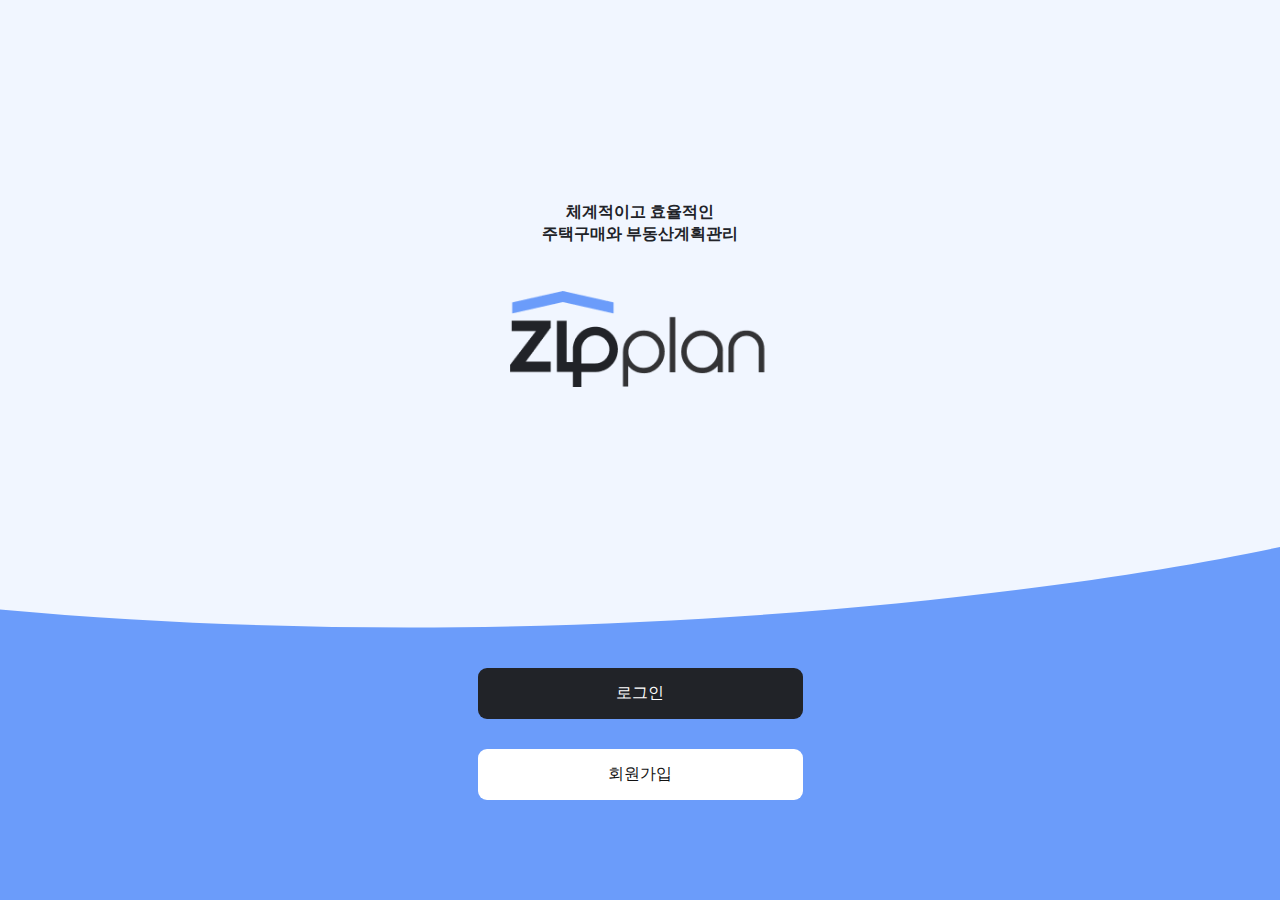
<file: frontend/index.html>
<!DOCTYPE html>
<html lang="ko">
<head>
  <meta charset="UTF-8" />
  <meta name="viewport" content="width=device-width, initial-scale=1.0" />
  <title>Zipplan Onboarding</title>
  <link rel="stylesheet" href="css/style.css" />
</head>
<body>
  <div class="container">
    <div class="logo-section">
      <p class="subtitle">체계적이고 효율적인<br>주택구매와 부동산계획관리</p>
      <img src="assets/main_logo.png" alt="Zipplan 로고" class="logo" />
    </div>

    <div class="button-section">
      <button class="login-btn">로그인</button>
      <span style="margin: 0 10px;"></span>
      <button class="signup-btn">회원가입</button>
    </div>
    </div>

    
    <div class="curve-bg">
      <svg xmlns="http://www.w3.org/2000/svg" width="100%" height="auto" viewBox="0 0 366 372" preserveAspectRatio="none">
        <path d="M374.114 0.605469C319.119 47.1995 167.3 126.651 -0.0113468 71.7045H-9.3064V386.818H374.114V0.605469Z" fill="#6B9CFA"/>
      </svg>
    </div>
    
  </div>
</body>
</html>
</file>
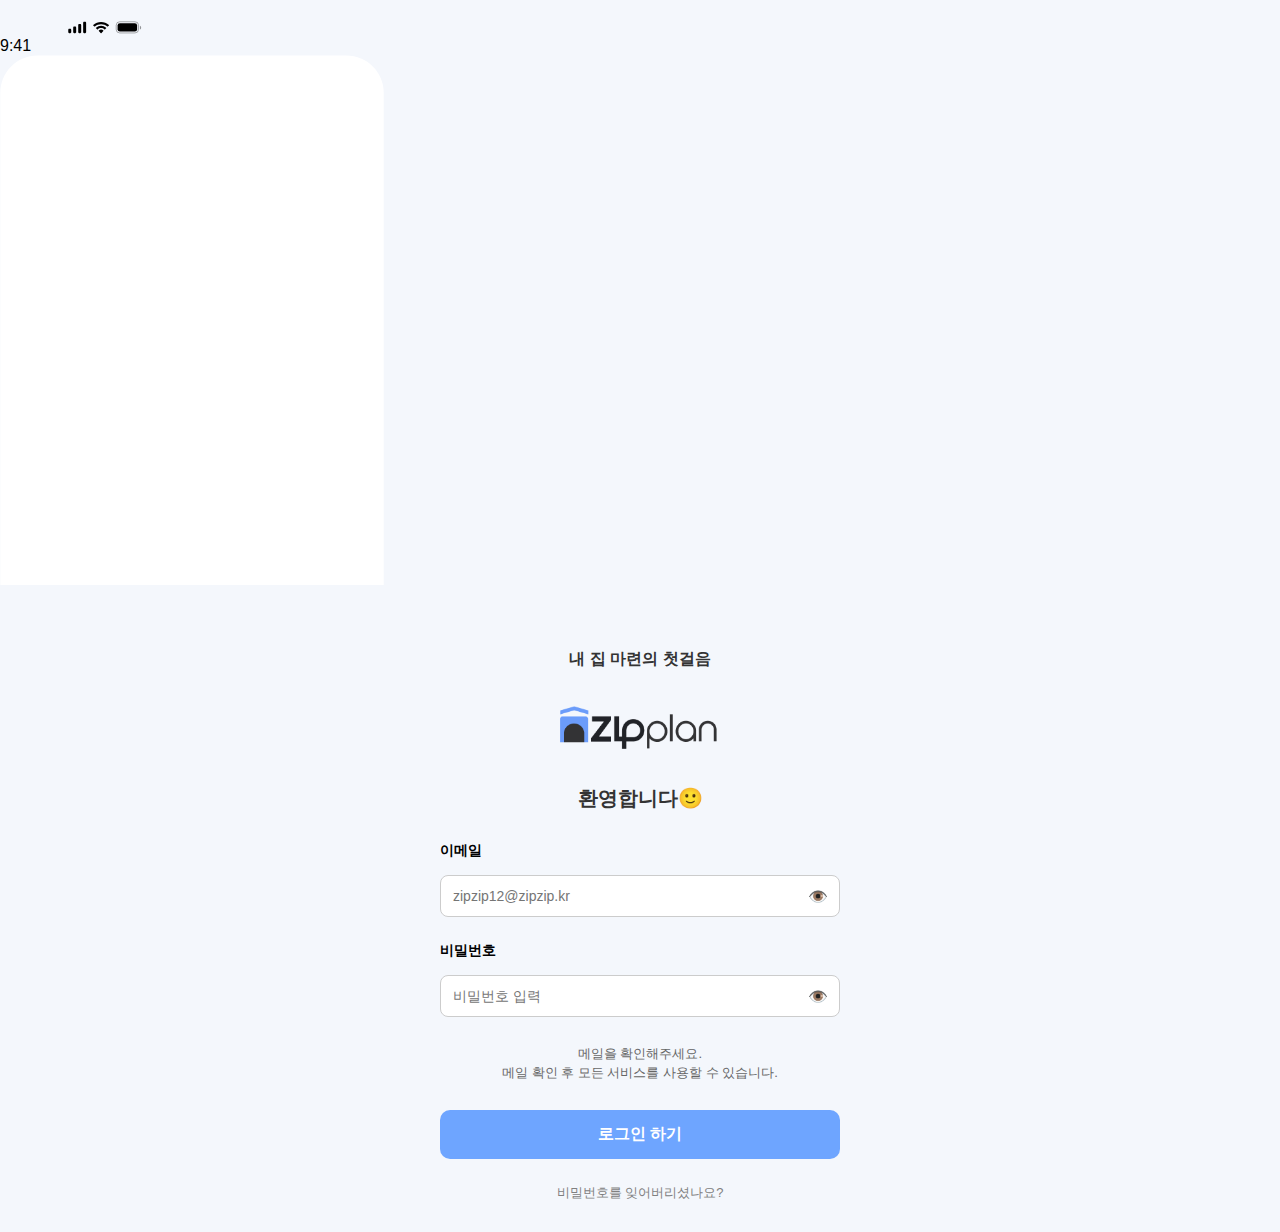
<file: frontend/login.html>
<!DOCTYPE html>
<html lang="ko">
<head>
  <meta charset="UTF-8" />
  <meta name="viewport" content="width=device-width, initial-scale=1.0" />
  <title>로그인</title>
  <link rel="stylesheet" href="css/login.css" />
</head>
<body>
  <div class="status-bar">
    <span class="time">
      <span class="digit-font">9:41</span>
    </span>
    <svg xmlns="http://www.w3.org/2000/svg" width="138" height="51" viewBox="0 0 138 51" fill="none">
      <rect opacity="0.35" x="80.1894" y="21.77" width="22.3352" height="11.1676" rx="3.53641" stroke="black" stroke-width="0.930633"/>
      <path opacity="0.4" d="M103.92 25.7542V29.547C104.669 29.2258 105.156 28.4785 105.156 27.6506C105.156 26.8227 104.669 26.0754 103.92 25.7542" fill="black"/>
      <rect x="81.5852" y="23.166" width="19.5433" height="8.3757" rx="2.32658" fill="black"/>
      <path fill-rule="evenodd" clip-rule="evenodd" d="M65.0856 24.1935C67.4002 24.1936 69.6263 25.0517 71.3038 26.5905C71.4301 26.7093 71.632 26.7078 71.7564 26.5871L72.9639 25.4113C73.0269 25.3501 73.062 25.2672 73.0615 25.1809C73.061 25.0947 73.0248 25.0122 72.9611 24.9517C68.5583 20.8804 61.6123 20.8804 57.2094 24.9517C57.1457 25.0121 57.1095 25.0946 57.1089 25.1809C57.1083 25.2671 57.1434 25.35 57.2063 25.4113L58.4141 26.5871C58.5385 26.7079 58.7405 26.7094 58.8668 26.5905C60.5445 25.0516 62.7708 24.1935 65.0856 24.1935ZM65.0825 28.121C66.3457 28.1209 67.5638 28.5971 68.5001 29.4572C68.6267 29.5792 68.8262 29.5766 68.9497 29.4512L70.1477 28.2234C70.2107 28.159 70.2458 28.0717 70.2448 27.9809C70.2439 27.8901 70.2072 27.8035 70.1428 27.7404C67.2915 25.0501 62.8759 25.0501 60.0246 27.7404C59.9602 27.8035 59.9235 27.8901 59.9226 27.9809C59.9218 28.0718 59.9569 28.1591 60.0201 28.2234L61.2177 29.4512C61.3412 29.5766 61.5407 29.5792 61.6673 29.4572C62.603 28.5977 63.8202 28.1215 65.0825 28.121ZM67.4318 30.7208C67.4336 30.8188 67.3991 30.9133 67.3365 30.982L65.3108 33.2665C65.2514 33.3336 65.1705 33.3714 65.086 33.3714C65.0015 33.3714 64.9206 33.3336 64.8612 33.2665L62.8352 30.982C62.7726 30.9133 62.7382 30.8187 62.74 30.7207C62.7419 30.6226 62.7798 30.5298 62.845 30.4641C64.1386 29.2413 66.0333 29.2413 67.327 30.4641C67.3921 30.5298 67.43 30.6227 67.4318 30.7208Z" fill="black"/>
      <path fill-rule="evenodd" clip-rule="evenodd" d="M50.1299 22.8701C50.1299 22.2809 49.6854 21.8033 49.1372 21.8033H48.1445C47.5963 21.8033 47.1518 22.2809 47.1518 22.8701V32.1149C47.1518 32.7041 47.5963 33.1816 48.1445 33.1816H49.1372C49.6854 33.1816 50.1299 32.7041 50.1299 32.1149V22.8701ZM43.2114 24.079H44.2041C44.7524 24.079 45.1968 24.5681 45.1968 25.1713V32.0893C45.1968 32.6926 44.7524 33.1817 44.2041 33.1817H43.2114C42.6632 33.1817 42.2188 32.6926 42.2188 32.0893V25.1713C42.2188 24.5681 42.6632 24.079 43.2114 24.079ZM39.1802 26.5443H38.1875C37.6392 26.5443 37.1948 27.0396 37.1948 27.6505V32.0754C37.1948 32.6864 37.6392 33.1816 38.1875 33.1816H39.1802C39.7284 33.1816 40.1728 32.6864 40.1728 32.0754V27.6505C40.1728 27.0396 39.7284 26.5443 39.1802 26.5443ZM34.2471 28.82H33.2544C32.7062 28.82 32.2617 29.3082 32.2617 29.9104V32.0912C32.2617 32.6935 32.7062 33.1817 33.2544 33.1817H34.2471C34.7953 33.1817 35.2397 32.6935 35.2397 32.0912V29.9104C35.2397 29.3082 34.7953 28.82 34.2471 28.82Z" fill="black"/>
    </svg>
  </div>

<div class="input-wrapper">
    <!-- 배경 SVG -->
    <div class="white-bg">
    <svg xmlns="http://www.w3.org/2000/svg" width="384" height="530" viewBox="0 0 384 530" fill="none">
      <path d="M0.274902 37.6213C0.274902 17.0624 16.9412 0.395996 37.5002 0.395996H346.47C367.029 0.395996 383.696 17.0623 383.696 37.6213V529.926H0.274902V37.6213Z" fill="white"/>
    </svg>
  </div>
  
  <div class="login-container">
    <h3 class="welcome-sub">내 집 마련의 첫걸음</h3>
    <img src="assets/login_logo.png" alt="Zipplan 로고" class="logo" />
    <h2 class="welcome-msg">환영합니다🙂</h2>

    <form class="login-form">
      <label for="email">이메일</label>
      <div class="input-wrap">
        <input type="email" id="email" placeholder="zipzip12@zipzip.kr" />
        <span class="eye-icon">👁️</span>
      </div>

      <label r="password">비밀번호</label>
      <div class="input-wrap">
        <input type="password" id="password" placeholder="비밀번호 입력" />
        <span class="eye-icon">👁️</span>
      </div>

      <p class="notice">메일을 확인해주세요. <br />메일 확인 후 모든 서비스를 사용할 수 있습니다.</p>

      <button type="submit" class="login-btn">로그인 하기</button>

      <a href="#" class="forgot">비밀번호를 잊어버리셨나요?</a>
    </form>
  </div>
</body>
</html>
</file>
<file: frontend/css/style.css>
* {
    margin: 0;
    padding: 0;
    box-sizing: border-box;
  }
  
  body {
    font-family: Pretendard;
    background-color: #F1F6FF;
  }
  
  .container {
    position: relative;
    width: 100%;
    min-height: 100vh;
    padding: 50px 20px 40px;
    display: flex;
    flex-direction: column;
    align-items: center;
    justify-content: space-between;
    overflow: hidden;
  }
  
  /* 상단 텍스트(체계적이고 효율적인 ~) */
  .subtitle {
    text-align: center;
    font-size: 16px;
    font-style: normal;
    margin-top: 151px;
    height: 40px;
    font-weight: 600;
    font-style: normal;
    color: #212328;
    line-height: 1.4;
  }
  
  /* 로고 이미지 */
  .logo {
    width: 262.44px;
    height: 95.62px;   
    margin-top: 50px;   

  }
  
  /* 버튼 영역 */
  .button-section {
    width: 100%;
    display: flex;
    flex-direction: column;
    gap: 15px;
    margin-bottom: 60px;
    align-items: center;
  }
  
  .login-btn {
    width: 325px;    
    height: 51px;           
    background-color: #212328;
    color: #fff;
    border: none;
    border-radius: 9px;
    font-size: 16px;
    cursor: pointer;
    text-align: center;
    margin-bottom: 0%;
  }
  
  
  .signup-btn {
    width: 325px;
    height: 51px;
    flex-shrink: 0;
    border-radius: 9px;
    font-size: 16px;
    background-color: #FFF;
    color: #111;
    border: none;
    text-align: center;
    cursor: pointer;
    margin-bottom: 0.5px;
  }
  
  
  /* 하단 곡선 배경 */
  .curve-bg {
    position: absolute;
    bottom: 0;
    left: 0;
    width: 100%;
    height: 40%;
    z-index: -1;
    overflow: hidden;
  }
  .curve-bg svg {
    width: 100%;
    height: 100%;
    display: block;
  }
</file>
<file: frontend/css/login.css>
body {
    font-family: sans-serif;
    background-color: #f4f7fc;
    margin: 0;
    padding: 0;
  }
  
  .login-container {
    max-width: 400px;
    margin: auto;
    padding: 30px 20px;
    display: flex;
    flex-direction: column;
    align-items: center;
  }
  
  .logo {
    width: 160px;
    margin: 20px 0;
  }
  
  .welcome-sub {
    font-size: 16px;
    color: #333;
    margin-top: 30px;
  }
  
  .welcome-msg {
    font-size: 20px;
    font-weight: bold;
    color: #333;
    margin-bottom: 20px;
  }
  
  .login-form {
    width: 100%;
    display: flex;
    flex-direction: column;
    gap: 15px;
  }
  
  label {
    font-size: 14px;
    font-weight: bold;
    margin-top: 10px;
  }
  
  .input-wrap {
    display: flex;
    align-items: center;
    position: relative;
  }
  
  input[type="email"],
  input[type="password"] {
    flex: 1;
    padding: 12px;
    font-size: 14px;
    border: 1px solid #ccc;
    border-radius: 8px;
    width: 100%;
  }
  
  .eye-icon {
    position: absolute;
    right: 12px;
    cursor: pointer;
    color: #aaa;
  }
  
  .notice {
    font-size: 13px;
    color: #666;
    text-align: center;
    line-height: 1.4;
  }
  
  .login-btn {
    background-color: #6ea5ff;
    color: white;
    font-weight: bold;
    padding: 14px;
    border: none;
    border-radius: 10px;
    font-size: 16px;
    cursor: pointer;
  }
  
  .forgot {
    font-size: 13px;
    color: gray;
    text-align: center;
    display: block;
    margin-top: 10px;
    text-decoration: none;
  }
</file>
